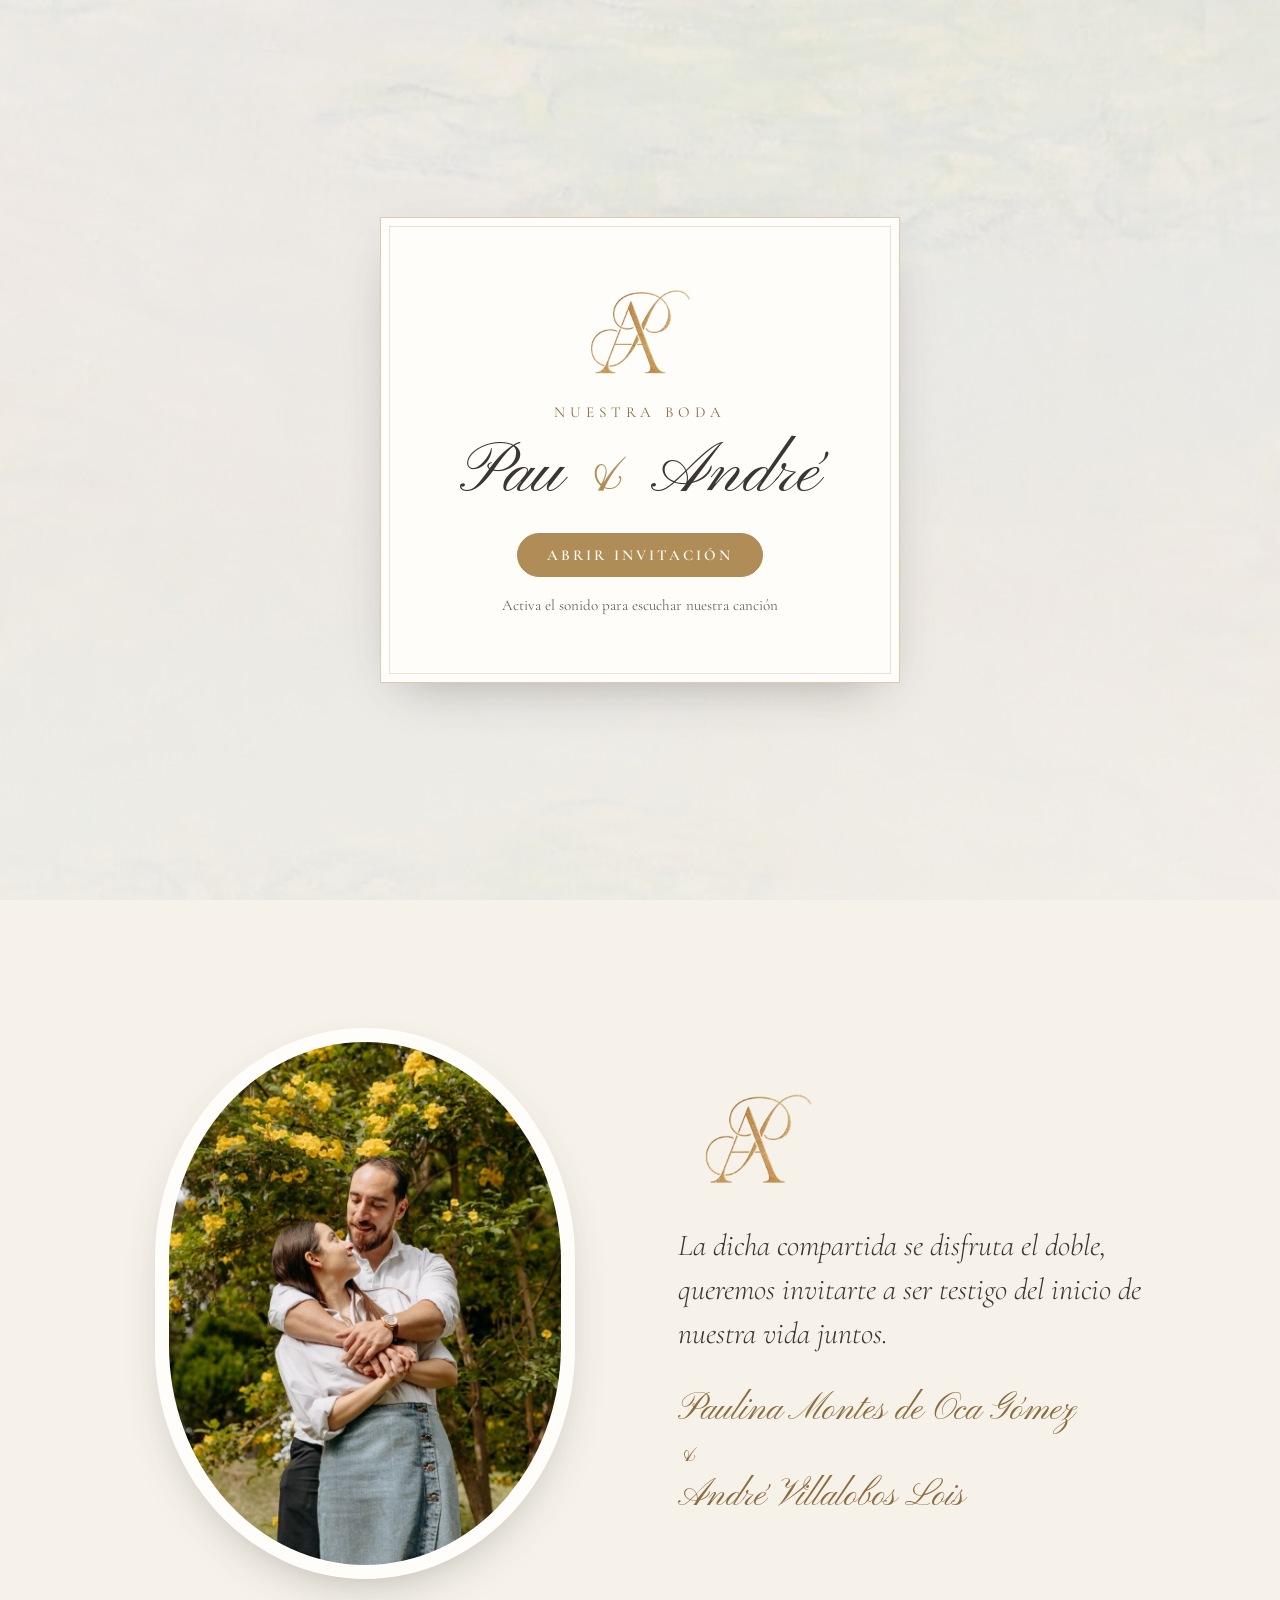
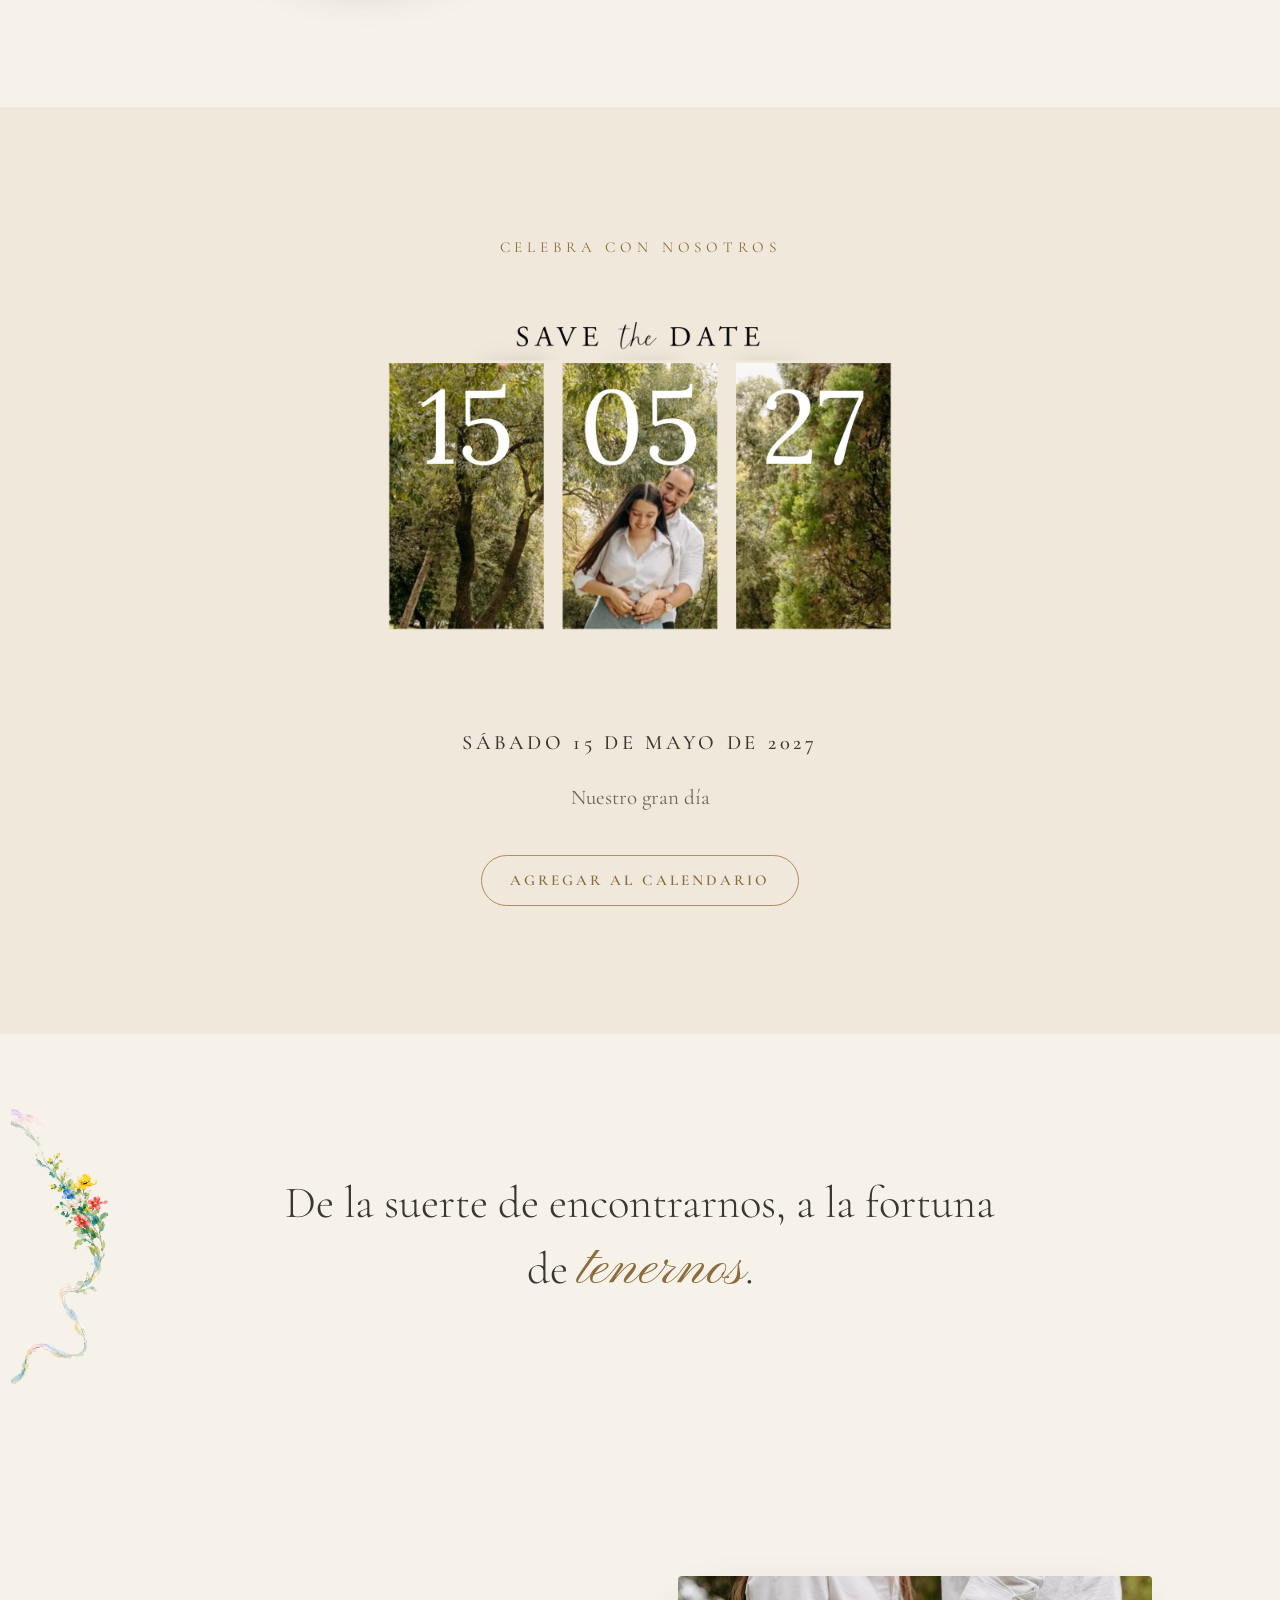
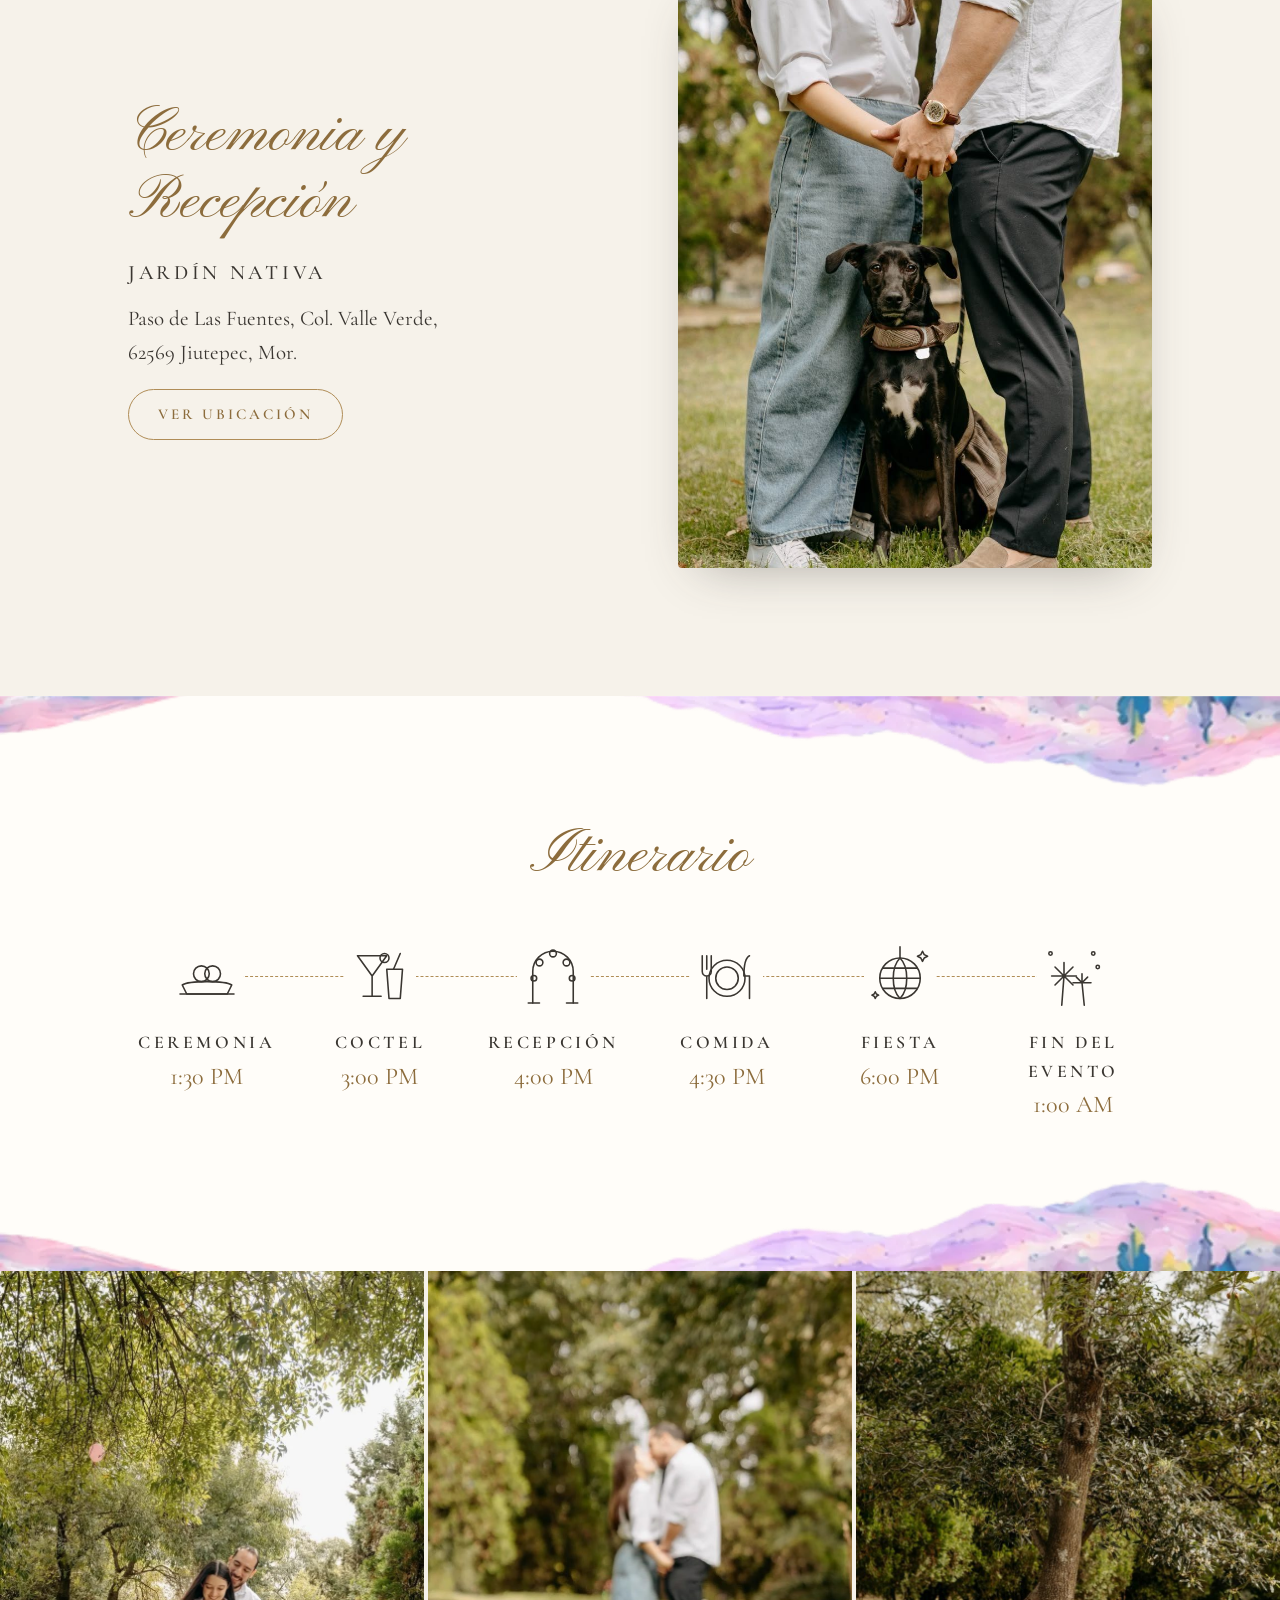
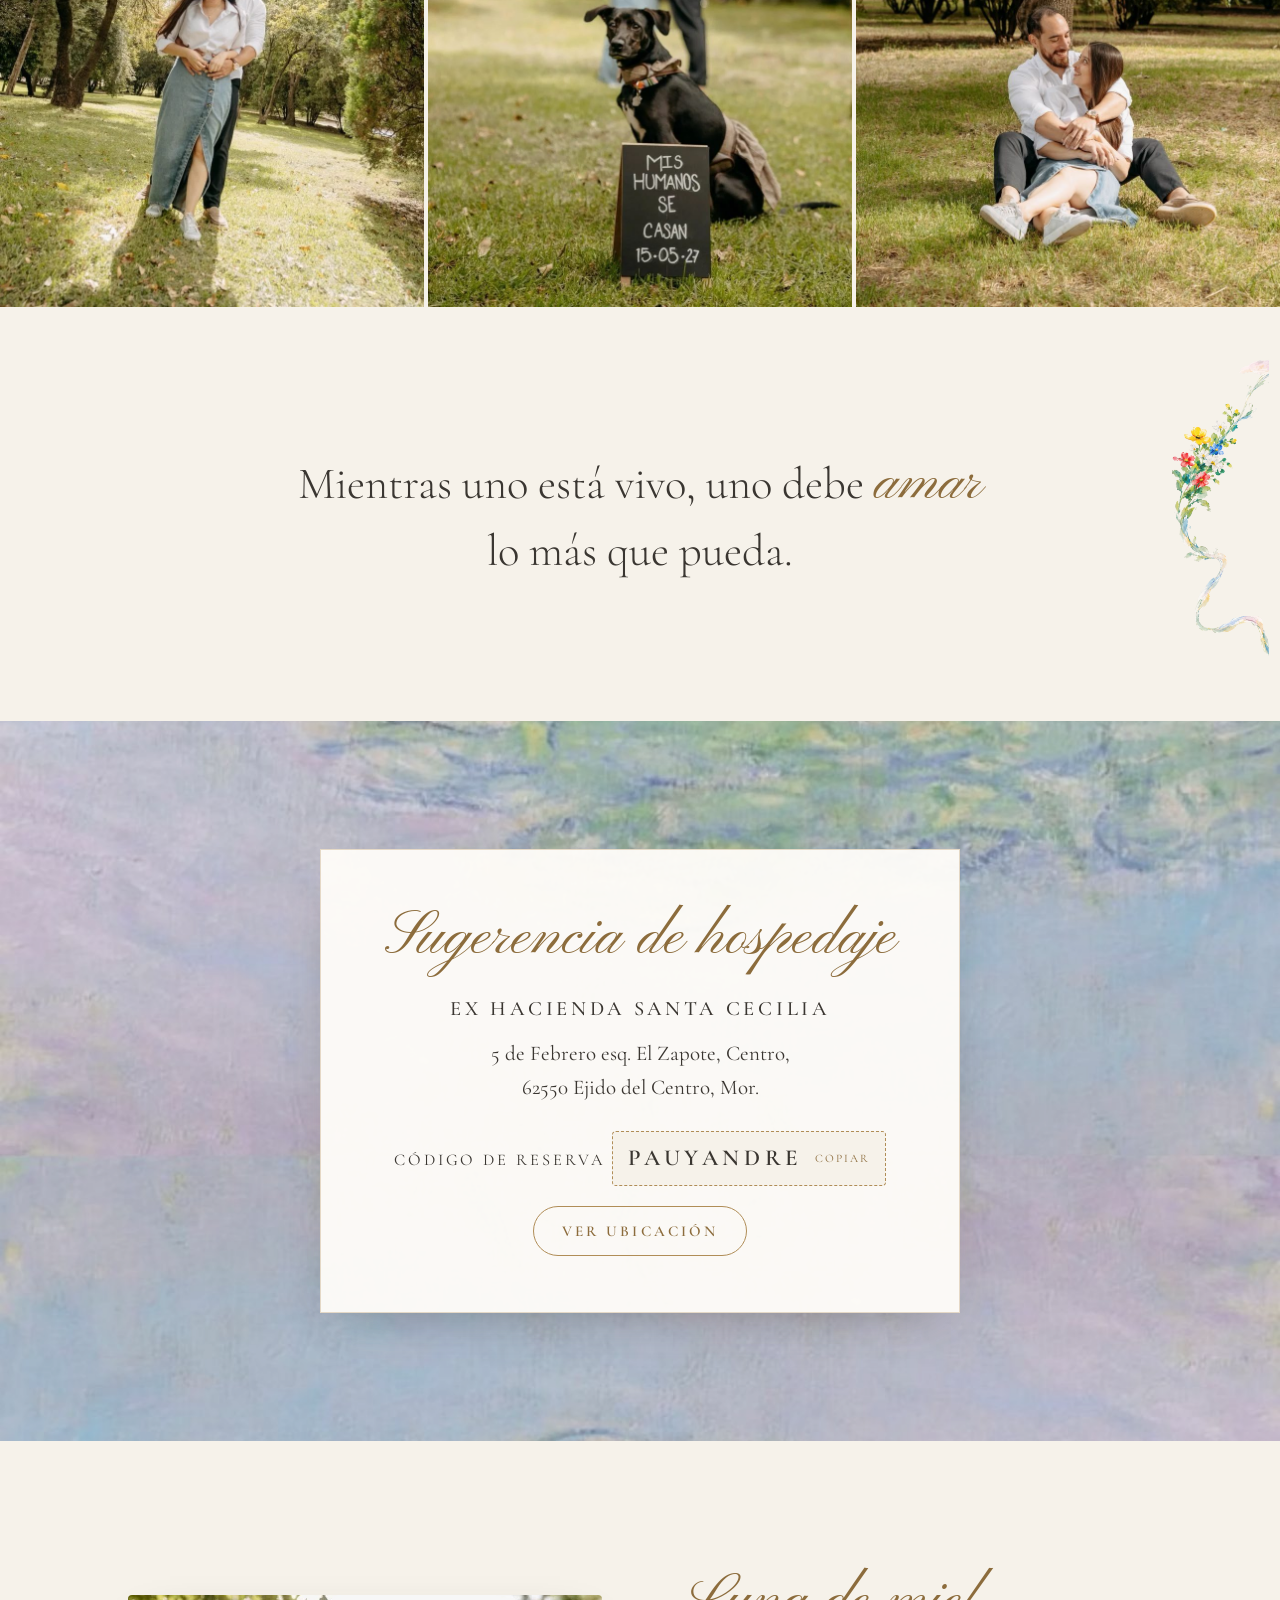
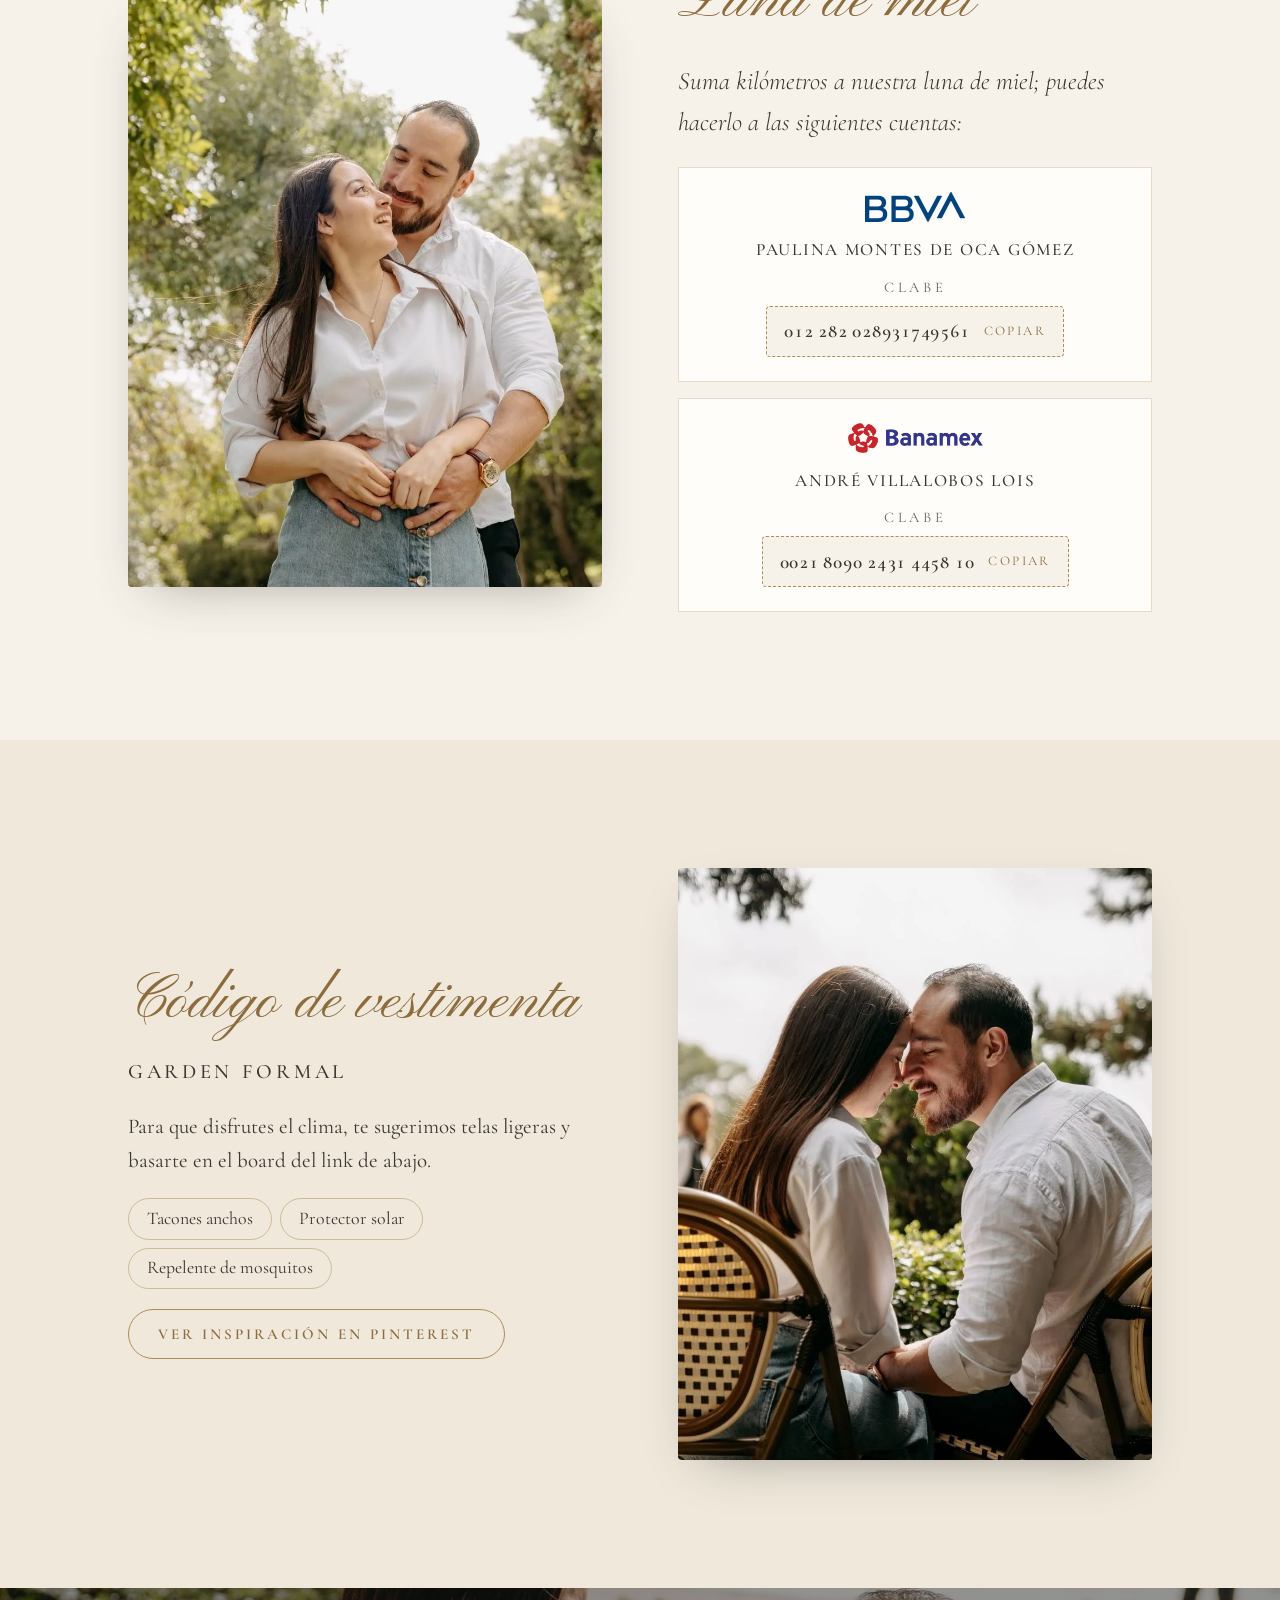
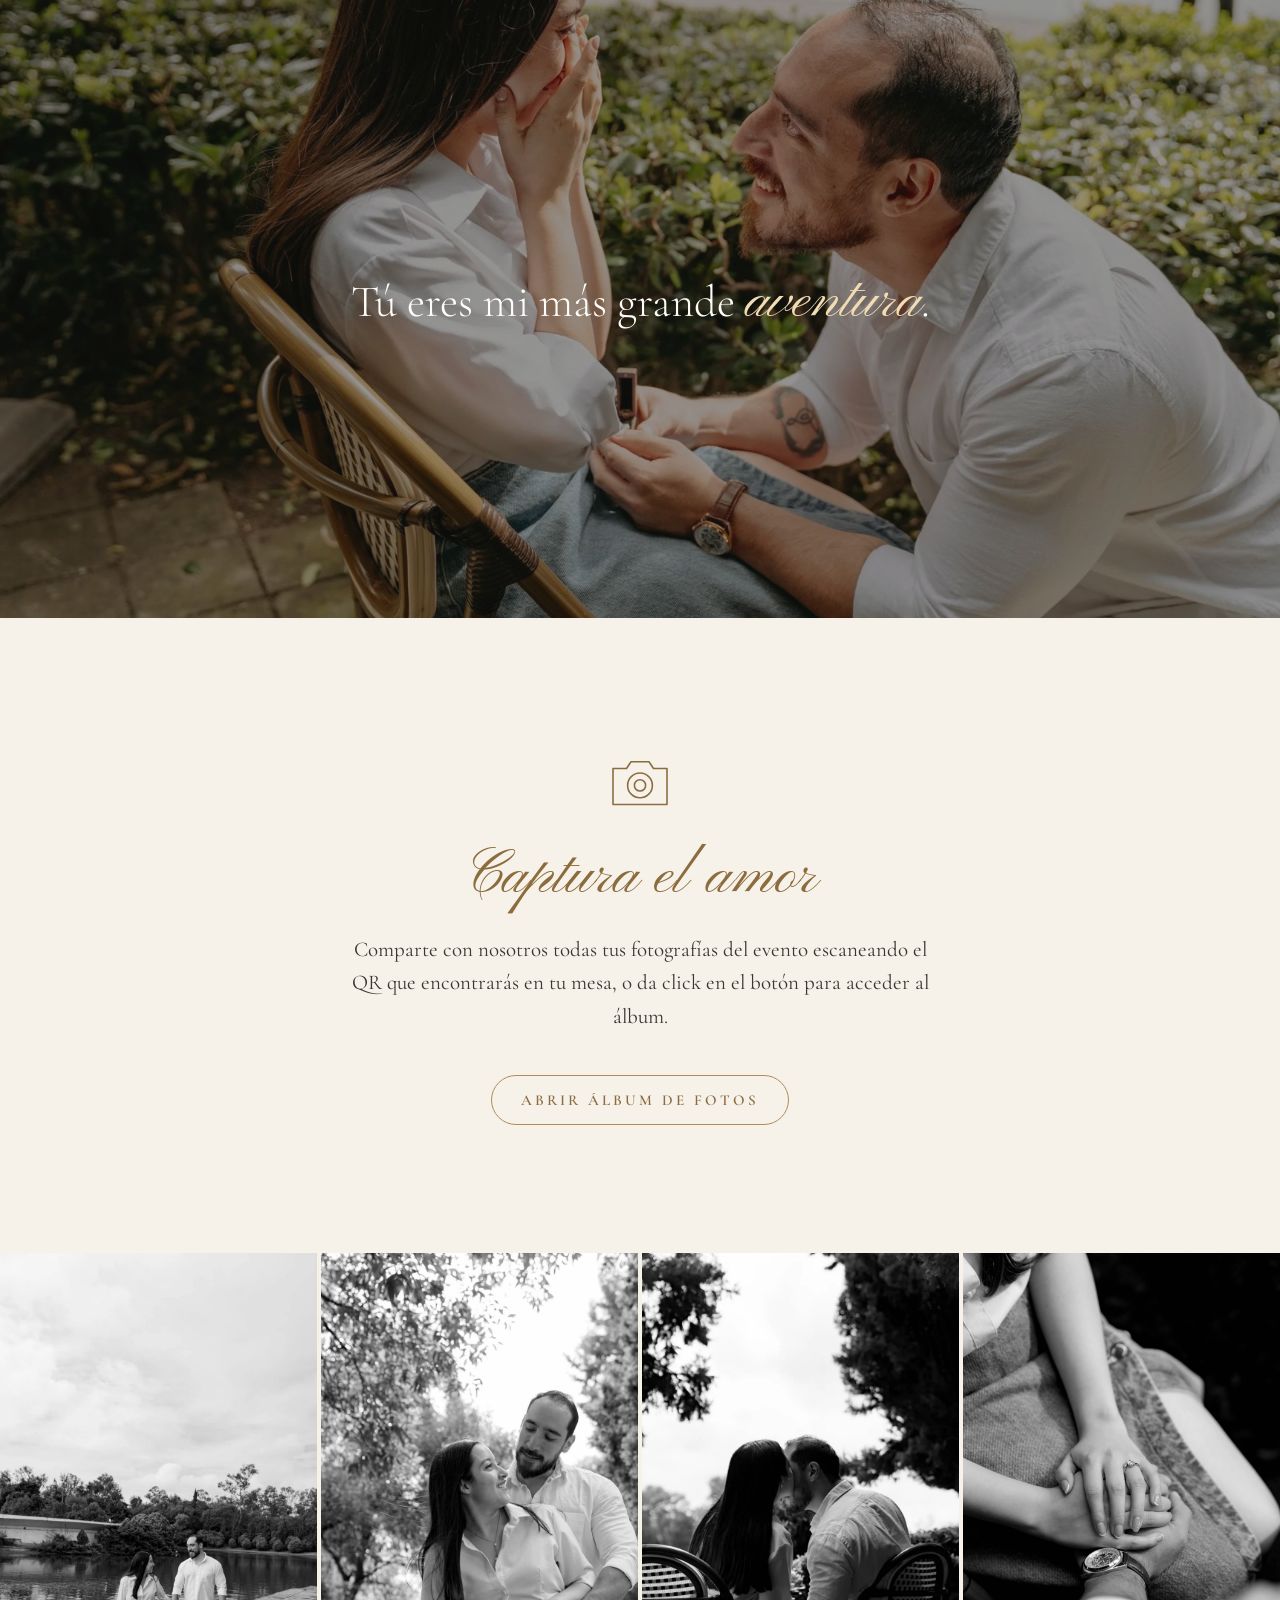
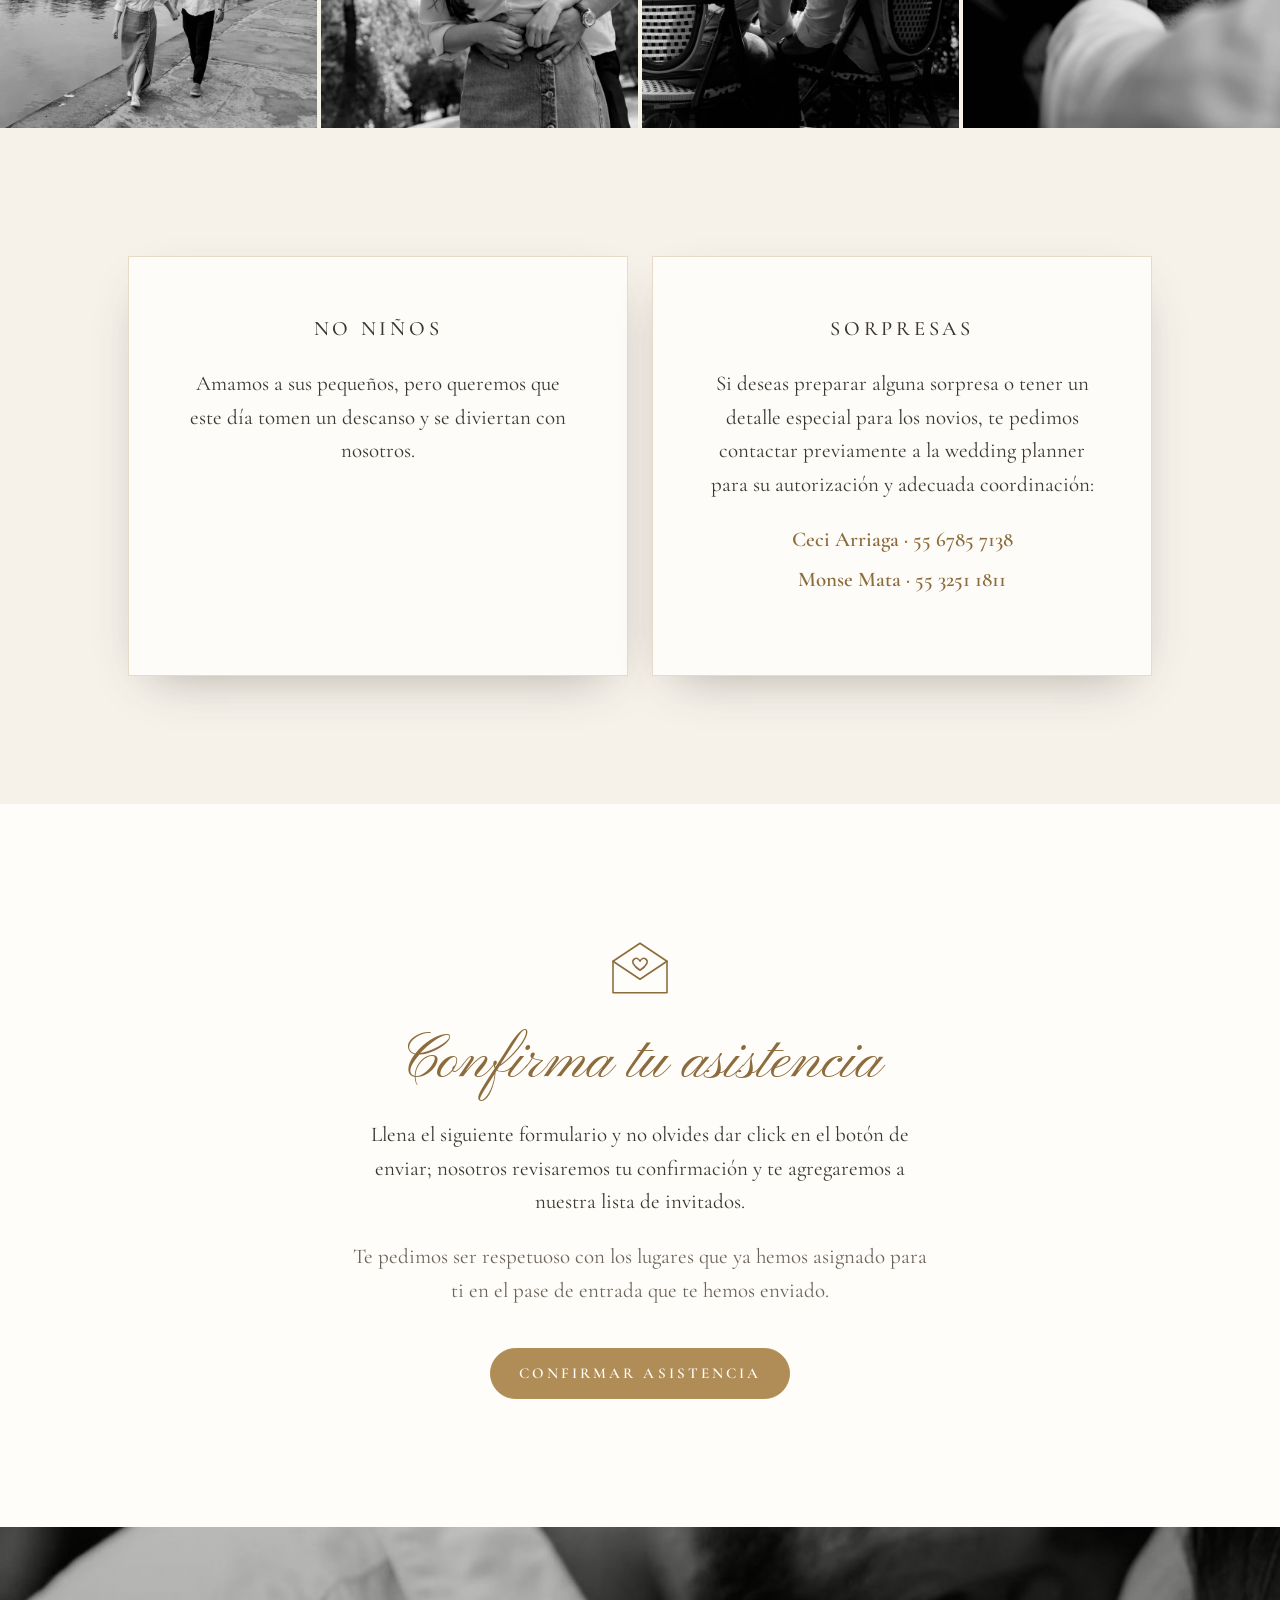
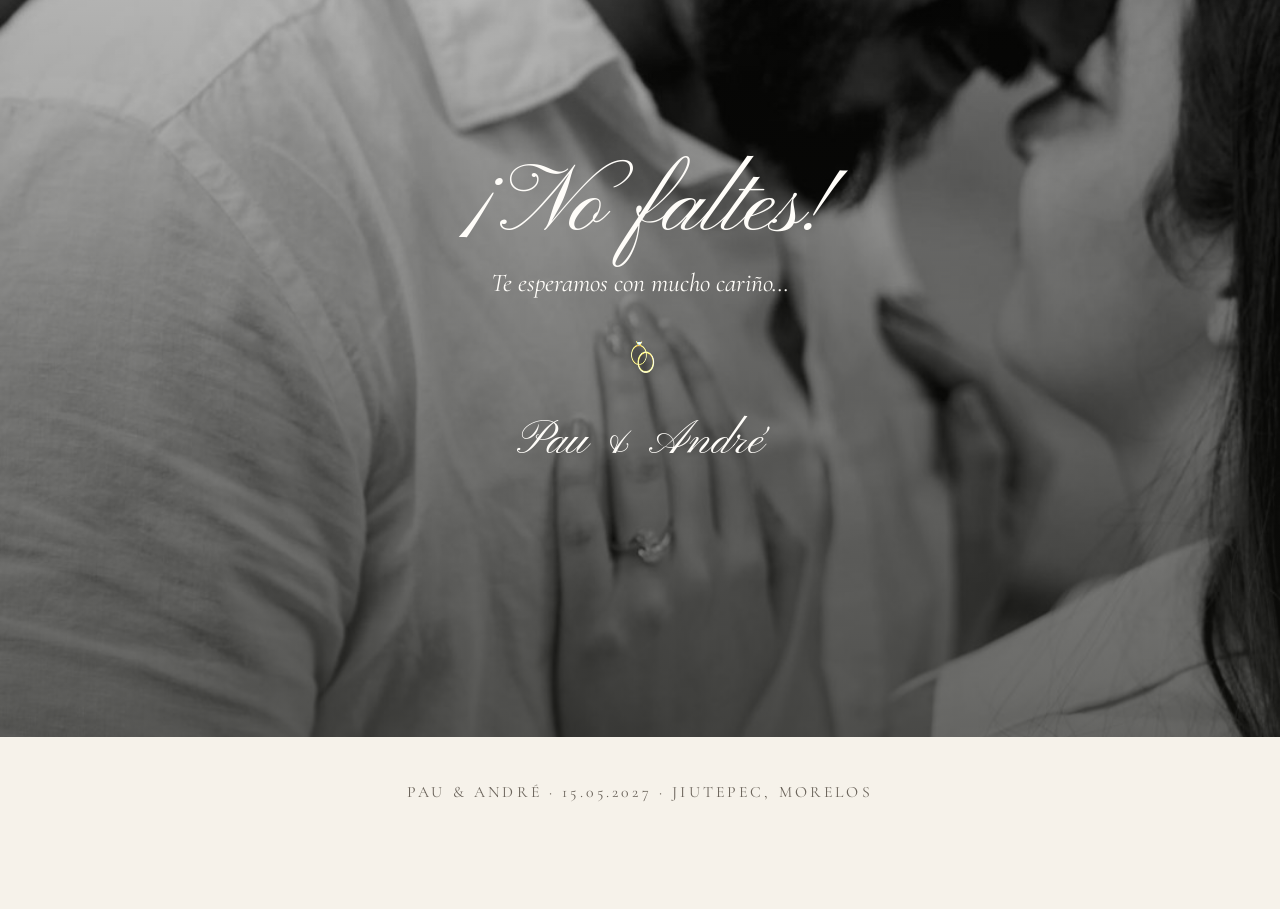
<file: index.html>
<!doctype html>
<html lang="es">
<head>
  <meta charset="utf-8">
  <meta name="viewport" content="width=device-width, initial-scale=1, viewport-fit=cover">
  <title>Pau &amp; André · 15 de mayo de 2027</title>
  <meta name="description" content="Paulina Montes y André Villalobos se casan el sábado 15 de mayo de 2027 en Jardín Nativa, Jiutepec, Morelos. ¡Celebra con nosotros!">
  <meta name="theme-color" content="#f6f2ea">
  <meta property="og:type" content="website">
  <meta property="og:title" content="Pau &amp; André · Nuestra boda">
  <meta property="og:description" content="Sábado 15 de mayo de 2027 · Jardín Nativa, Jiutepec, Morelos">
  <meta property="og:url" content="https://www.bodapauandre.app/">
  <meta property="og:image" content="https://www.bodapauandre.app/assets/img/og.jpg">
  <meta property="og:image:width" content="1200">
  <meta property="og:image:height" content="630">
  <link rel="canonical" href="https://www.bodapauandre.app/">
  <meta name="twitter:card" content="summary_large_image">
  <link rel="icon" href="/assets/img/monograma.webp" type="image/webp">
  <link rel="preconnect" href="https://fonts.googleapis.com">
  <link rel="preconnect" href="https://fonts.gstatic.com" crossorigin>
  <link href="https://fonts.googleapis.com/css2?family=Cormorant+Garamond:ital,wght@0,300;0,400;0,500;0,600;1,300;1,400&family=Pinyon+Script&display=swap" rel="stylesheet">
  <link rel="stylesheet" href="/assets/css/styles.css">
</head>
<body>

  <!-- ============ SOBRE / PORTADA ============ -->
  <div class="envelope" id="envelope" role="dialog" aria-label="Abrir invitación">
    <div class="envelope__inner">
      <img class="envelope__mono" src="/assets/img/monograma.webp" alt="Monograma A y P" width="300" height="202">
      <p class="eyebrow">Nuestra boda</p>
      <h1 class="script envelope__names">Pau <span>&amp;</span> André</h1>
      <p class="envelope__guest" id="envelopeGuest" hidden></p>
      <button class="btn btn--solid" id="openInvite" type="button">Abrir invitación</button>
      <p class="envelope__hint">Activa el sonido para escuchar nuestra canción</p>
    </div>
  </div>

  <!-- Botón de música -->
  <button class="music" id="musicBtn" type="button" aria-label="Reproducir música" aria-pressed="false" hidden>
    <svg viewBox="0 0 24 24" aria-hidden="true"><path d="M9 18V5l12-2v13"/><circle cx="6" cy="18" r="3"/><circle cx="18" cy="16" r="3"/></svg>
  </button>
  <audio id="song" src="/assets/audio/cancion.mp3" preload="none" loop></audio>

  <!-- Navegación (escritorio) -->
  <nav class="nav" id="nav" aria-label="Secciones">
    <a class="nav__brand script" href="#inicio">P &amp; A</a>
    <ul class="nav__links">
      <li><a href="#evento">Evento</a></li>
      <li><a href="#itinerario">Itinerario</a></li>
      <li><a href="#hospedaje">Hospedaje</a></li>
      <li><a href="#regalos">Regalos</a></li>
      <li><a href="#vestimenta">Vestimenta</a></li>
      <li><a href="#rsvp" class="nav__cta">Confirmar</a></li>
    </ul>
  </nav>

  <main>
    <!-- ============ HERO ============ -->
    <header class="hero" id="inicio">
      <picture class="hero__bg">
        <img src="/assets/img/foto-01.jpg" alt="Pau y André sentados en una banca en el parque" fetchpriority="high">
      </picture>
      <div class="hero__content">
        <p class="eyebrow eyebrow--light">Nuestra boda</p>
        <h2 class="script hero__names">Pau <span>&amp;</span> André</h2>
        <p class="hero__date">Sábado · 15 · Mayo · 2027</p>
        <div class="countdown" id="countdown" aria-live="polite">
          <div><strong data-cd="d">000</strong><span>Días</span></div>
          <div><strong data-cd="h">00</strong><span>Horas</span></div>
          <div><strong data-cd="m">00</strong><span>Minutos</span></div>
          <div><strong data-cd="s">00</strong><span>Segundos</span></div>
        </div>
      </div>
      <a class="hero__scroll" href="#bienvenida" aria-label="Bajar"><span></span></a>
    </header>

    <!-- ============ PASE PERSONALIZADO ============ -->
    <section class="pass reveal" id="pase" hidden>
      <div class="pass__card">
        <p class="eyebrow">Pase de entrada</p>
        <p class="pass__name" id="passName"></p>
        <p class="pass__seats"><span id="passSeats"></span></p>
        <p class="pass__note">Te pedimos ser respetuoso con los lugares que hemos asignado para ti.</p>
      </div>
    </section>

    <!-- ============ BIENVENIDA ============ -->
    <section class="section welcome" id="bienvenida">
      <div class="container split">
        <figure class="frame reveal">
          <img src="/assets/img/foto-10.jpg" alt="Pau y André abrazados sonriendo" loading="lazy">
        </figure>
        <div class="welcome__text reveal">
          <img class="mono" src="/assets/img/monograma.webp" alt="" width="220" height="148" loading="lazy">
          <p class="lead">La dicha compartida se disfruta el doble, queremos invitarte a ser testigo del inicio de nuestra vida juntos.</p>
          <p class="parents script">Paulina Montes de Oca Gómez <span>&amp;</span> André Villalobos Lois</p>
        </div>
      </div>
    </section>

    <!-- ============ SAVE THE DATE ============ -->
    <section class="section savedate">
      <div class="container narrow reveal">
        <p class="eyebrow">Celebra con nosotros</p>
        <img class="savedate__img" src="/assets/img/save-the-date.webp" alt="Save the date: 15 · 05 · 27" loading="lazy">
        <h3 class="title">Sábado 15 de mayo de 2027</h3>
        <p class="muted">Nuestro gran día</p>
        <a class="btn" id="addToCal" href="#" download="boda-pau-andre.ics">Agregar al calendario</a>
      </div>
    </section>

    <!-- Frase 1 -->
    <section class="quote reveal">
      <img class="quote__deco" src="/assets/img/acuarela-flores-1.webp" alt="" loading="lazy">
      <blockquote>De la suerte de encontrarnos, a la fortuna de <em>tenernos</em>.</blockquote>
    </section>

    <!-- ============ CEREMONIA Y RECEPCIÓN ============ -->
    <section class="section venue" id="evento">
      <div class="container split split--reverse">
        <figure class="photo reveal">
          <img src="/assets/img/foto-05.jpg" alt="Pau y André tomados de la mano con su perrita" loading="lazy">
        </figure>
        <div class="venue__text reveal">
          <h2 class="section-title script">Ceremonia y Recepción</h2>
          <h3 class="title">Jardín Nativa</h3>
          <address>Paso de Las Fuentes, Col. Valle Verde,<br>62569 Jiutepec, Mor.</address>
          <a class="btn" href="https://maps.app.goo.gl/285JMPF5CcxviSnE8" target="_blank" rel="noopener">Ver ubicación</a>
        </div>
      </div>
    </section>

    <!-- ============ ITINERARIO ============ -->
    <section class="section itinerary" id="itinerario">
      <div class="container">
        <h2 class="section-title script reveal">Itinerario</h2>
        <ol class="timeline">
          <li class="reveal">
            <svg viewBox="0 0 64 64" aria-hidden="true"><path d="M10 40c6-4 38-4 44 0l-4 8H14z"/><circle cx="27" cy="30" r="7"/><circle cx="37" cy="30" r="7"/><path d="M8 48h48"/></svg>
            <h3>Ceremonia</h3><time>1:30 PM</time>
          </li>
          <li class="reveal">
            <svg viewBox="0 0 64 64" aria-hidden="true"><path d="M12 14h26L25 32zM25 32v18M17 50h16"/><path d="M38 26h14l-2 26H40z"/><path d="M44 26l6-14"/><circle cx="36" cy="16" r="4"/></svg>
            <h3>Coctel</h3><time>3:00 PM</time>
          </li>
          <li class="reveal">
            <svg viewBox="0 0 64 64" aria-hidden="true"><path d="M14 56V28a18 18 0 0 1 36 0v28"/><path d="M10 56h10M44 56h10"/><circle cx="20" cy="20" r="3"/><circle cx="32" cy="12" r="3"/><circle cx="44" cy="20" r="3"/><circle cx="15" cy="34" r="2.5"/><circle cx="49" cy="34" r="2.5"/></svg>
            <h3>Recepción</h3><time>4:00 PM</time>
          </li>
          <li class="reveal">
            <svg viewBox="0 0 64 64" aria-hidden="true"><circle cx="32" cy="34" r="16"/><circle cx="32" cy="34" r="10"/><path d="M10 14v14a4 4 0 0 0 4 4v20M14 14v12M18 14v14a4 4 0 0 1-4 4"/><path d="M52 14c-4 2-5 10-5 18h5v20"/></svg>
            <h3>Comida</h3><time>4:30 PM</time>
          </li>
          <li class="reveal">
            <svg viewBox="0 0 64 64" aria-hidden="true"><path d="M32 6v10"/><circle cx="32" cy="34" r="18"/><path d="M14 34h36M32 16c-8 8-8 28 0 36M32 16c8 8 8 28 0 36M17 25h30M17 43h30"/><path d="M52 10l1.5 3 3 1.5-3 1.5L52 19l-1.5-3-3-1.5 3-1.5zM10 46l1 2 2 1-2 1-1 2-1-2-2-1 2-1z"/></svg>
            <h3>Fiesta</h3><time>6:00 PM</time>
          </li>
          <li class="reveal">
            <svg viewBox="0 0 64 64" aria-hidden="true"><path d="M22 58l2-26M42 58l-2-20"/><path d="M24 32l-8-8M24 32l0-12M24 32l8-8M24 32l-11 0M24 32l11 0M24 32l-8 8M24 32l8 8"/><path d="M40 38l-5-5M40 38v-8M40 38l5-5M40 38h-8M40 38h8"/><circle cx="50" cy="12" r="1.5"/><circle cx="12" cy="12" r="1.5"/><circle cx="54" cy="24" r="1.5"/></svg>
            <h3>Fin del evento</h3><time>1:00 AM</time>
          </li>
        </ol>
      </div>
    </section>

    <!-- Galería 1 -->
    <section class="gallery">
      <div class="gallery__grid">
        <img src="/assets/img/foto-11.jpg" alt="Pau y André caminando en el parque" loading="lazy">
        <img src="/assets/img/foto-04.jpg" alt="Pau y André con su perrita y un letrero" loading="lazy">
        <img src="/assets/img/foto-03.jpg" alt="Pau y André sentados en el pasto" loading="lazy">
      </div>
    </section>

    <!-- Frase 2 -->
    <section class="quote reveal">
      <img class="quote__deco quote__deco--right" src="/assets/img/acuarela-flores-2.webp" alt="" loading="lazy">
      <blockquote>Mientras uno está vivo, uno debe <em>amar</em> lo más que pueda.</blockquote>
    </section>

    <!-- ============ HOSPEDAJE ============ -->
    <section class="section lodging" id="hospedaje">
      <div class="lodging__bg" aria-hidden="true"></div>
      <div class="container">
        <div class="card reveal">
          <h2 class="section-title script">Sugerencia de hospedaje</h2>
          <h3 class="title">Ex Hacienda Santa Cecilia</h3>
          <address>5 de Febrero esq. El Zapote, Centro,<br>62550 Ejido del Centro, Mor.</address>
          <p class="code">Código de reserva
            <button type="button" class="copy" data-copy="PAUYANDRE"><strong>PAUYANDRE</strong><span>Copiar</span></button>
          </p>
          <a class="btn" href="https://maps.app.goo.gl/zK9L6A62GYA1T9um6" target="_blank" rel="noopener">Ver ubicación</a>
        </div>
      </div>
    </section>

    <!-- ============ LUNA DE MIEL ============ -->
    <section class="section gifts" id="regalos">
      <div class="container split">
        <figure class="photo reveal">
          <img src="/assets/img/foto-12.jpg" alt="Pau y André abrazados" loading="lazy">
        </figure>
        <div class="reveal">
          <h2 class="section-title script">Luna de miel</h2>
          <p class="lead">Suma kilómetros a nuestra luna de miel; puedes hacerlo a las siguientes cuentas:</p>
          <div class="accounts">
            <div class="account">
              <img src="/assets/img/bbva.png" alt="BBVA" width="120" height="36" loading="lazy">
              <p class="account__name">Paulina Montes de Oca Gómez</p>
              <p class="account__label">CLABE</p>
              <button type="button" class="copy" data-copy="012282028931749561"><strong>012 282 028931749561</strong><span>Copiar</span></button>
            </div>
            <div class="account">
              <img src="/assets/img/banamex.png" alt="Banamex" width="140" height="36" loading="lazy">
              <p class="account__name">André Villalobos Lois</p>
              <p class="account__label">CLABE</p>
              <button type="button" class="copy" data-copy="002180902431445810"><strong>0021 8090 2431 4458 10</strong><span>Copiar</span></button>
            </div>
          </div>
        </div>
      </div>
    </section>

    <!-- ============ VESTIMENTA ============ -->
    <section class="section dress" id="vestimenta">
      <div class="container split split--reverse">
        <figure class="photo reveal">
          <img src="/assets/img/foto-13.jpg" alt="Pau y André sentados en una terraza" loading="lazy">
        </figure>
        <div class="reveal">
          <h2 class="section-title script">Código de vestimenta</h2>
          <h3 class="title">Garden Formal</h3>
          <p>Para que disfrutes el clima, te sugerimos telas ligeras y basarte en el board del link de abajo.</p>
          <ul class="tips">
            <li>Tacones anchos</li>
            <li>Protector solar</li>
            <li>Repelente de mosquitos</li>
          </ul>
          <a class="btn" href="https://pin.it/Ylmf53UsV" target="_blank" rel="noopener">Ver inspiración en Pinterest</a>
        </div>
      </div>
    </section>

    <!-- Frase 3 -->
    <section class="quote quote--photo reveal">
      <img class="quote__photo" src="/assets/img/foto-14.jpg" alt="" loading="lazy">
      <blockquote>Tú eres mi más grande <em>aventura</em>.</blockquote>
    </section>

    <!-- ============ CAPTURA EL AMOR ============ -->
    <section class="section photos-cta">
      <div class="container narrow reveal">
        <svg class="icon-lg" viewBox="0 0 64 64" aria-hidden="true"><path d="M8 20h12l4-6h16l4 6h12v32H8z"/><circle cx="32" cy="35" r="11"/><circle cx="32" cy="35" r="5"/></svg>
        <h2 class="section-title script">Captura el amor</h2>
        <p>Comparte con nosotros todas tus fotografías del evento escaneando el QR que encontrarás en tu mesa, o da click en el botón para acceder al álbum.</p>
        <a class="btn" href="https://photos.app.goo.gl/8jzvY53wfVF9mnrS9" target="_blank" rel="noopener">Abrir álbum de fotos</a>
      </div>
    </section>

    <!-- Galería 2 -->
    <section class="gallery gallery--bw">
      <div class="gallery__grid">
        <img src="/assets/img/foto-15.jpg" alt="Pau y André caminando junto al lago" loading="lazy">
        <img src="/assets/img/foto-06.jpg" alt="Pau y André abrazados en blanco y negro" loading="lazy">
        <img src="/assets/img/foto-07.jpg" alt="Pau y André en una terraza" loading="lazy">
        <img src="/assets/img/foto-08.jpg" alt="Manos de Pau y André con el anillo de compromiso" loading="lazy">
      </div>
    </section>

    <!-- ============ NO NIÑOS / SORPRESAS ============ -->
    <section class="section notes">
      <div class="container two-cards">
        <div class="card reveal">
          <h3 class="title">No niños</h3>
          <p>Amamos a sus pequeños, pero queremos que este día tomen un descanso y se diviertan con nosotros.</p>
        </div>
        <div class="card reveal">
          <h3 class="title">Sorpresas</h3>
          <p>Si deseas preparar alguna sorpresa o tener un detalle especial para los novios, te pedimos contactar previamente a la wedding planner para su autorización y adecuada coordinación:</p>
          <p class="contacts">
            <a href="https://wa.me/525567857138" target="_blank" rel="noopener">Ceci Arriaga · 55 6785 7138</a>
            <a href="https://wa.me/525532511811" target="_blank" rel="noopener">Monse Mata · 55 3251 1811</a>
          </p>
        </div>
      </div>
    </section>

    <!-- ============ RSVP ============ -->
    <section class="section rsvp" id="rsvp">
      <div class="container narrow reveal">
        <svg class="icon-lg" viewBox="0 0 64 64" aria-hidden="true"><path d="M8 26l24-16 24 16v28H8z"/><path d="M8 26l24 16 24-16"/><path d="M32 34c-6-4-8-8-5-10 2-1.5 4 0 5 2 1-2 3-3.5 5-2 3 2 1 6-5 10z"/></svg>
        <h2 class="section-title script">Confirma tu asistencia</h2>
        <p>Llena el siguiente formulario y no olvides dar click en el botón de enviar; nosotros revisaremos tu confirmación y te agregaremos a nuestra lista de invitados.</p>
        <p class="muted">Te pedimos ser respetuoso con los lugares que ya hemos asignado para ti en el pase de entrada que te hemos enviado.</p>
        <a class="btn btn--solid" href="https://docs.google.com/forms/d/e/1FAIpQLScoDCWzVWqa5dMUo03wMaBGmhUlqXj5Xe5tgddKsEz8fuZKuQ/viewform" target="_blank" rel="noopener">Confirmar asistencia</a>
      </div>
    </section>

    <!-- ============ CIERRE ============ -->
    <section class="closing">
      <img class="closing__bg" src="/assets/img/foto-09.jpg" alt="">
      <div class="closing__content reveal">
        <h2 class="script">¡No faltes!</h2>
        <p>Te esperamos con mucho cariño…</p>
        <img src="/assets/img/anillos.png" alt="" width="180" height="60" loading="lazy">
        <p class="script closing__names">Pau &amp; André</p>
      </div>
    </section>
  </main>

  <footer class="footer">
    <p>Pau &amp; André · 15.05.2027 · Jiutepec, Morelos</p>
  </footer>

  <div class="toast" id="toast" role="status" aria-live="polite"></div>
  <script src="/assets/js/main.js" defer></script>
</body>
</html>
</file>
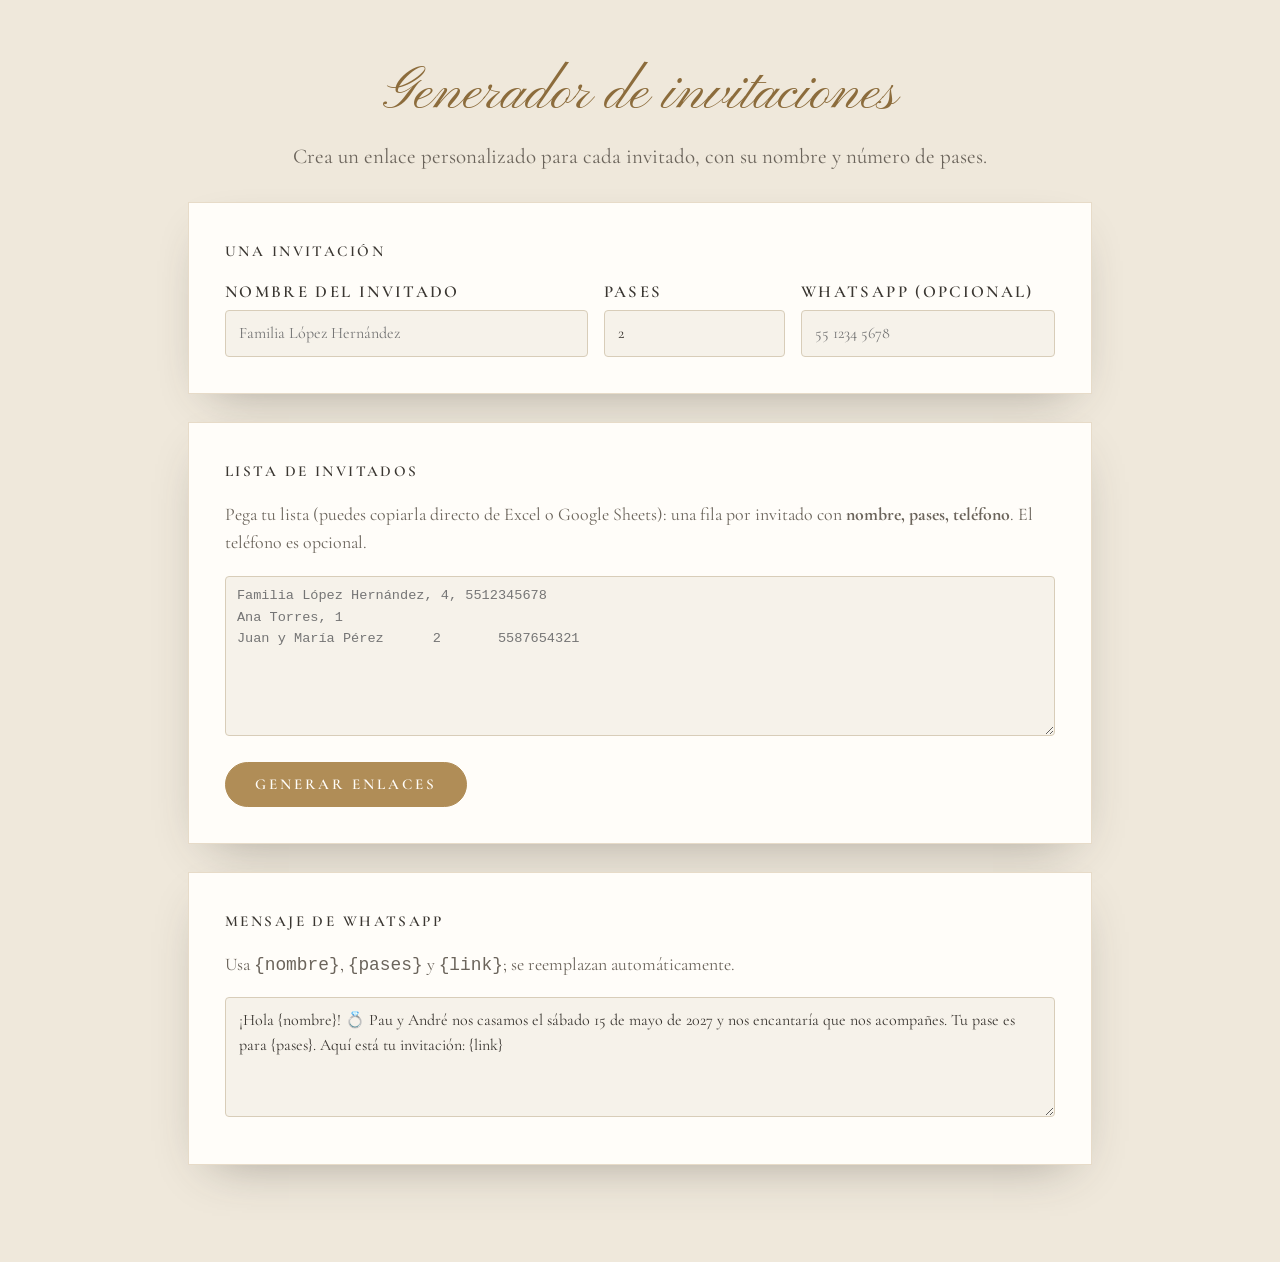
<file: generador.html>
<!doctype html>
<html lang="es">
<head>
  <meta charset="utf-8">
  <meta name="viewport" content="width=device-width, initial-scale=1">
  <title>Generador de invitaciones · Pau &amp; André</title>
  <meta name="robots" content="noindex, nofollow">
  <link rel="icon" href="/assets/img/monograma.webp" type="image/webp">
  <link rel="preconnect" href="https://fonts.googleapis.com">
  <link rel="preconnect" href="https://fonts.gstatic.com" crossorigin>
  <link href="https://fonts.googleapis.com/css2?family=Cormorant+Garamond:ital,wght@0,400;0,500;0,600;1,400&family=Pinyon+Script&display=swap" rel="stylesheet">
  <link rel="stylesheet" href="/assets/css/styles.css">
  <style>
    body { background: var(--paper-2); }
    .gen { max-width: 1000px; margin: 0 auto; padding: 48px var(--gutter) 96px; }
    .gen h1 { font-family: var(--script); font-weight: 400; font-size: clamp(2.6rem, 6vw, 3.6rem); color: var(--gold-dark); margin: 0; text-align: center; }
    .gen > p { text-align: center; color: var(--ink-soft); margin-top: 0; }
    .panel { background: var(--white); border: 1px solid rgba(176,141,87,.3); padding: clamp(20px, 4vw, 36px); margin-top: 28px; box-shadow: var(--shadow); }
    .panel h2 { margin: 0 0 1rem; font-weight: 600; text-transform: uppercase; letter-spacing: .16em; font-size: .95rem; }
    label { display: block; font-size: .8em; text-transform: uppercase; letter-spacing: .14em; font-weight: 600; margin-bottom: 4px; }
    input, textarea, select {
      width: 100%; font: inherit; font-size: 1rem; padding: .6em .8em; color: var(--ink);
      border: 1px solid #d8cdb9; border-radius: var(--radius); background: var(--paper);
    }
    textarea { min-height: 160px; font-family: ui-monospace, Menlo, monospace; font-size: .85rem; }
    .row { display: grid; gap: 16px; grid-template-columns: 1fr; }
    @media (min-width: 720px) { .row { grid-template-columns: 2fr 1fr 1.4fr; } }
    .out { margin-top: 16px; display: flex; flex-wrap: wrap; gap: 8px; align-items: center; }
    .out code { flex: 1 1 100%; word-break: break-all; background: var(--paper); padding: .6em .8em; border-radius: var(--radius); font-size: .85rem; }
    .out .btn { margin-top: 0; }
    .hint { font-size: .85em; color: var(--ink-soft); }
    table { width: 100%; border-collapse: collapse; margin-top: 16px; font-size: .9rem; }
    th, td { text-align: left; padding: 8px 6px; border-bottom: 1px solid #e6dccb; vertical-align: middle; }
    th { font-size: .72rem; text-transform: uppercase; letter-spacing: .14em; }
    td .btn { margin: 2px; padding: .5em 1em; }
    .table-wrap { overflow-x: auto; }
  </style>
</head>
<body>
  <main class="gen">
    <h1>Generador de invitaciones</h1>
    <p>Crea un enlace personalizado para cada invitado, con su nombre y número de pases.</p>

    <section class="panel">
      <h2>Una invitación</h2>
      <div class="row">
        <div><label for="gName">Nombre del invitado</label><input id="gName" placeholder="Familia López Hernández" autocomplete="off"></div>
        <div><label for="gSeats">Pases</label><input id="gSeats" type="number" min="1" max="20" value="2"></div>
        <div><label for="gPhone">WhatsApp (opcional)</label><input id="gPhone" inputmode="tel" placeholder="55 1234 5678"></div>
      </div>
      <div class="out" id="single" hidden>
        <code id="singleLink"></code>
        <button class="btn" type="button" id="singleCopy">Copiar enlace</button>
        <a class="btn btn--solid" id="singleWa" target="_blank" rel="noopener">Enviar por WhatsApp</a>
        <a class="btn" id="singleOpen" target="_blank" rel="noopener">Ver invitación</a>
      </div>
    </section>

    <section class="panel">
      <h2>Lista de invitados</h2>
      <p class="hint">Pega tu lista (puedes copiarla directo de Excel o Google Sheets): una fila por invitado con <strong>nombre, pases, teléfono</strong>. El teléfono es opcional.</p>
      <textarea id="bulk" placeholder="Familia López Hernández, 4, 5512345678&#10;Ana Torres, 1&#10;Juan y María Pérez	2	5587654321"></textarea>
      <div class="out">
        <button class="btn btn--solid" type="button" id="bulkGo">Generar enlaces</button>
        <button class="btn" type="button" id="bulkCsv" hidden>Descargar CSV</button>
      </div>
      <div class="table-wrap"><table id="bulkTable" hidden>
        <thead><tr><th>Invitado</th><th>Pases</th><th>Enlace</th><th></th></tr></thead>
        <tbody></tbody>
      </table></div>
    </section>

    <section class="panel">
      <h2>Mensaje de WhatsApp</h2>
      <p class="hint">Usa <code>{nombre}</code>, <code>{pases}</code> y <code>{link}</code>; se reemplazan automáticamente.</p>
      <textarea id="msg" style="min-height:120px;font-family:inherit;font-size:1rem">¡Hola {nombre}! 💍 Pau y André nos casamos el sábado 15 de mayo de 2027 y nos encantaría que nos acompañes. Tu pase es para {pases}. Aquí está tu invitación: {link}</textarea>
    </section>
  </main>

  <div class="toast" id="toast" role="status" aria-live="polite"></div>

  <script>
  (() => {
    const $ = s => document.querySelector(s);
    const base = location.origin + '/';

    const encode = (name, seats) => {
      const json = JSON.stringify({ n: name, p: seats });
      return btoa(unescape(encodeURIComponent(json))).replace(/\+/g, '-').replace(/\//g, '_').replace(/=+$/, '');
    };
    const linkFor = (name, seats) => `${base}?i=${encode(name, seats)}`;
    const seatsText = n => n === 1 ? '1 persona' : `${n} personas`;
    const cleanPhone = p => {
      let d = String(p || '').replace(/\D/g, '');
      if (d.length === 10) d = '52' + d;          // número mexicano a 10 dígitos
      return d;
    };
    const waFor = (name, seats, phone, link) => {
      const text = $('#msg').value
        .replaceAll('{nombre}', name).replaceAll('{pases}', seatsText(seats)).replaceAll('{link}', link);
      const p = cleanPhone(phone);
      return `https://wa.me/${p}?text=${encodeURIComponent(text)}`;
    };

    const toast = $('#toast'); let t;
    const show = m => { toast.textContent = m; toast.classList.add('is-visible'); clearTimeout(t); t = setTimeout(() => toast.classList.remove('is-visible'), 2000); };
    const copy = async s => { try { await navigator.clipboard.writeText(s); show('Enlace copiado'); } catch { prompt('Copia el enlace:', s); } };

    // --- individual
    function updateSingle() {
      const name = $('#gName').value.trim();
      const seats = Math.max(1, parseInt($('#gSeats').value, 10) || 1);
      if (!name) { $('#single').hidden = true; return; }
      const link = linkFor(name, seats);
      $('#singleLink').textContent = link;
      $('#singleOpen').href = link;
      $('#singleWa').href = waFor(name, seats, $('#gPhone').value, link);
      $('#single').hidden = false;
    }
    ['#gName', '#gSeats', '#gPhone', '#msg'].forEach(s => $(s).addEventListener('input', updateSingle));
    $('#singleCopy').addEventListener('click', () => copy($('#singleLink').textContent));

    // --- lista
    let rows = [];
    function parse(text) {
      return text.split(/\r?\n/).map(l => l.trim()).filter(Boolean).map(l => {
        const parts = l.split(/\t|,|;/).map(s => s.trim());
        const name = parts[0];
        const seats = Math.max(1, parseInt(parts[1], 10) || 1);
        const phone = parts[2] || '';
        return { name, seats, phone };
      }).filter(r => r.name && !/^nombre$/i.test(r.name));
    }
    function renderBulk() {
      rows = parse($('#bulk').value).map(r => ({ ...r, link: linkFor(r.name, r.seats) }));
      const tb = $('#bulkTable tbody'); tb.textContent = '';
      rows.forEach(r => {
        const tr = document.createElement('tr');
        const c = (txt) => { const td = document.createElement('td'); td.textContent = txt; tr.append(td); return td; };
        c(r.name); c(String(r.seats));
        const lt = document.createElement('td'); const a = document.createElement('a'); a.href = r.link; a.target = '_blank'; a.rel = 'noopener'; a.textContent = 'Ver'; lt.append(a); tr.append(lt);
        const act = document.createElement('td');
        const cb = document.createElement('button'); cb.type = 'button'; cb.className = 'btn'; cb.textContent = 'Copiar'; cb.onclick = () => copy(r.link);
        const wa = document.createElement('a'); wa.className = 'btn btn--solid'; wa.target = '_blank'; wa.rel = 'noopener'; wa.textContent = 'WhatsApp'; wa.href = waFor(r.name, r.seats, r.phone, r.link);
        act.append(cb, wa); tr.append(act);
        tb.append(tr);
      });
      $('#bulkTable').hidden = !rows.length;
      $('#bulkCsv').hidden = !rows.length;
      show(`${rows.length} invitaciones generadas`);
    }
    $('#bulkGo').addEventListener('click', renderBulk);
    $('#bulkCsv').addEventListener('click', () => {
      const esc = s => `"${String(s).replace(/"/g, '""')}"`;
      const csv = ['nombre,pases,telefono,enlace,whatsapp']
        .concat(rows.map(r => [r.name, r.seats, r.phone, r.link, waFor(r.name, r.seats, r.phone, r.link)].map(esc).join(',')))
        .join('\n');
      const a = document.createElement('a');
      a.href = URL.createObjectURL(new Blob(['﻿' + csv], { type: 'text/csv;charset=utf-8' }));
      a.download = 'invitaciones-pau-andre.csv'; a.click();
    });
  })();
  </script>
</body>
</html>
</file>
<file: assets/css/styles.css>
/* =========================================================
   Pau & André · 15.05.2027
   Paleta inspirada en los nenúfares de Monet del diseño original
   ========================================================= */
:root {
  --paper: #f6f2ea;
  --paper-2: #efe8db;
  --ink: #3a3631;
  --ink-soft: #6b645b;
  --gold: #b08d57;
  --gold-dark: #8c6c3c;
  --lilac: #b9a7cf;
  --water: #9fb4d4;
  --leaf: #6e8560;
  --white: #fffdf9;
  --radius: 4px;
  --shadow: 0 18px 50px -24px rgba(58, 54, 49, .45);
  --serif: "Cormorant Garamond", "Times New Roman", serif;
  --script: "Pinyon Script", cursive;
  --gutter: clamp(16px, 5vw, 48px);
}

*, *::before, *::after { box-sizing: border-box; }
html { scroll-behavior: smooth; -webkit-text-size-adjust: 100%; }
body {
  margin: 0;
  background: var(--paper);
  color: var(--ink);
  font-family: var(--serif);
  font-size: clamp(18px, 1.1vw + 12px, 21px);
  line-height: 1.6;
  font-weight: 400;
  overflow-x: hidden;
}
body.locked { overflow: hidden; }
img { max-width: 100%; display: block; }
a { color: inherit; }
address { font-style: normal; }
[hidden] { display: none !important; }

/* ---------- utilidades ---------- */
.container { width: min(1120px, 100%); margin: 0 auto; padding: 0 var(--gutter); }
.narrow { max-width: 680px; text-align: center; }
.section { padding: clamp(64px, 10vw, 128px) 0; position: relative; }
.script { font-family: var(--script); font-weight: 400; }
.eyebrow {
  text-transform: uppercase; letter-spacing: .32em; font-size: .72em;
  color: var(--gold-dark); margin: 0 0 .75rem;
}
.eyebrow--light { color: #f3e6cc; }
.section-title {
  font-size: clamp(2.6rem, 5vw, 3.8rem); line-height: 1.1;
  color: var(--gold-dark); margin: 0 0 1.25rem;
}
.title {
  font-weight: 500; text-transform: uppercase; letter-spacing: .18em;
  font-size: clamp(1.05rem, 1.6vw, 1.3rem); margin: 0 0 .75rem;
}
.lead { font-size: 1.2em; font-style: italic; font-weight: 300; }
.muted { color: var(--ink-soft); }

.btn {
  display: inline-block; margin-top: 1.25rem;
  padding: .8em 1.9em; border: 1px solid var(--gold); border-radius: 999px;
  text-decoration: none; text-transform: uppercase; letter-spacing: .2em; font-size: .72em;
  font-family: var(--serif); font-weight: 600; color: var(--gold-dark); background: transparent;
  cursor: pointer; transition: background .25s, color .25s, transform .25s;
}
.btn:hover, .btn:focus-visible { background: var(--gold); color: var(--white); transform: translateY(-1px); }
.btn--solid { background: var(--gold); color: var(--white); }
.btn--solid:hover { background: var(--gold-dark); }

:focus-visible { outline: 2px solid var(--gold); outline-offset: 3px; }

/* split layouts: 1 columna en móvil, 2 en escritorio */
.split { display: grid; gap: clamp(32px, 6vw, 88px); align-items: center; }
@media (min-width: 860px) {
  .split { grid-template-columns: 1fr 1fr; }
  .split--reverse > :first-child { order: 2; }
}
.split > div { text-align: center; }
@media (min-width: 860px) { .split > div { text-align: left; } }

.photo img {
  width: 100%; aspect-ratio: 4 / 5; object-fit: cover;
  border-radius: var(--radius); box-shadow: var(--shadow);
}
.photo { margin: 0; }

/* ---------- reveal on scroll ---------- */
.reveal { opacity: 0; transform: translateY(24px); transition: opacity 1s ease, transform 1s ease; }
.reveal.is-visible { opacity: 1; transform: none; }
@media (prefers-reduced-motion: reduce) {
  .reveal { opacity: 1; transform: none; transition: none; }
  html { scroll-behavior: auto; }
}

/* ---------- sobre de entrada ---------- */
.envelope {
  position: fixed; inset: 0; z-index: 100;
  display: grid; place-items: center; padding: var(--gutter);
  background:
    linear-gradient(rgba(246, 242, 234, .86), rgba(246, 242, 234, .92)),
    url("/assets/img/monet-nenufares.jpg") center / cover;
  transition: opacity .9s ease, visibility .9s;
}
.envelope.is-open { opacity: 0; visibility: hidden; }
.envelope__inner {
  text-align: center; background: var(--white); padding: clamp(36px, 6vw, 64px) clamp(24px, 6vw, 72px);
  border: 1px solid rgba(176, 141, 87, .45); outline: 1px solid rgba(176, 141, 87, .25); outline-offset: -10px;
  box-shadow: var(--shadow); max-width: 520px; width: 100%;
}
.envelope__mono { width: 150px; height: auto; margin: 0 auto 1rem; }
.envelope__names { font-size: clamp(3rem, 10vw, 4.4rem); margin: 0; line-height: 1.1; color: var(--ink); }
.envelope__names span, .hero__names span { color: var(--gold); }
.envelope__guest { margin: 1rem 0 0; font-style: italic; color: var(--ink-soft); }
.envelope__guest strong { display: block; font-style: normal; color: var(--ink); font-size: 1.2em; font-weight: 500; }
.envelope__hint { font-size: .72em; color: var(--ink-soft); margin: 1rem 0 0; }

/* ---------- música ---------- */
.music {
  position: fixed; right: 16px; bottom: 16px; z-index: 60;
  width: 52px; height: 52px; border-radius: 50%; border: 1px solid var(--gold);
  background: rgba(255, 253, 249, .92); color: var(--gold-dark); cursor: pointer;
  display: grid; place-items: center; box-shadow: var(--shadow);
  backdrop-filter: blur(6px);
}
.music svg { width: 22px; height: 22px; fill: none; stroke: currentColor; stroke-width: 1.6; stroke-linecap: round; stroke-linejoin: round; }
.music[aria-pressed="true"] svg { animation: spin 4s linear infinite; }
.music[aria-pressed="false"]::after {
  content: ""; position: absolute; width: 26px; height: 1.5px; background: currentColor; transform: rotate(-45deg);
}
@keyframes spin { to { transform: rotate(360deg); } }

/* ---------- nav ---------- */
.nav {
  position: fixed; top: 0; left: 0; right: 0; z-index: 50;
  display: none; align-items: center; justify-content: space-between;
  padding: 14px var(--gutter);
  background: rgba(246, 242, 234, .9); backdrop-filter: blur(10px);
  border-bottom: 1px solid rgba(176, 141, 87, .25);
  transform: translateY(-100%); transition: transform .4s ease;
}
.nav.is-visible { transform: none; }
.nav__brand { font-size: 1.8rem; text-decoration: none; color: var(--gold-dark); line-height: 1; }
.nav__links { display: flex; gap: clamp(16px, 2.4vw, 36px); list-style: none; margin: 0; padding: 0; align-items: center; }
.nav__links a { text-decoration: none; text-transform: uppercase; letter-spacing: .18em; font-size: .7em; font-weight: 600; }
.nav__links a:hover { color: var(--gold-dark); }
.nav__cta { border: 1px solid var(--gold); padding: .55em 1.2em; border-radius: 999px; }
@media (min-width: 960px) { .nav { display: flex; } }

/* ---------- hero ---------- */
.hero {
  position: relative; min-height: 100svh; display: grid; place-items: center;
  color: var(--white); text-align: center; overflow: hidden; isolation: isolate;
}
.hero__bg, .hero__bg img { position: absolute; inset: 0; width: 100%; height: 100%; }
.hero__bg img { object-fit: cover; object-position: 50% 70%; animation: kenburns 24s ease-out both; }
.hero::after {
  content: ""; position: absolute; inset: 0; z-index: 0;
  background: linear-gradient(180deg, rgba(20, 24, 18, .35) 0%, rgba(20, 24, 18, .15) 40%, rgba(20, 24, 18, .55) 100%);
}
@keyframes kenburns { from { transform: scale(1.12); } to { transform: scale(1); } }
.hero__content { position: relative; z-index: 1; padding: 0 var(--gutter); }
.hero__names { font-size: clamp(4rem, 14vw, 9rem); line-height: 1; margin: 0; text-shadow: 0 2px 30px rgba(0, 0, 0, .3); }
.hero__date { letter-spacing: .32em; text-transform: uppercase; font-size: clamp(.8rem, 1.5vw, 1rem); margin: 1rem 0 2rem; }
.countdown { display: flex; justify-content: center; gap: clamp(10px, 3vw, 28px); }
.countdown div {
  min-width: clamp(64px, 16vw, 104px); padding: 12px 6px;
  border: 1px solid rgba(255, 255, 255, .5); background: rgba(255, 255, 255, .08); backdrop-filter: blur(4px);
}
.countdown strong { display: block; font-size: clamp(1.6rem, 5vw, 2.6rem); font-weight: 300; line-height: 1.1; font-variant-numeric: tabular-nums; }
.countdown span { font-size: .62em; letter-spacing: .2em; text-transform: uppercase; }
.hero__scroll {
  position: absolute; bottom: 28px; left: 50%; transform: translateX(-50%); z-index: 1;
  width: 26px; height: 42px; border: 1.5px solid rgba(255, 255, 255, .8); border-radius: 14px;
}
.hero__scroll span { position: absolute; left: 50%; top: 8px; width: 3px; height: 8px; margin-left: -1.5px; background: #fff; border-radius: 2px; animation: scrolldot 2s infinite; }
@keyframes scrolldot { 0% { opacity: 1; transform: none; } 100% { opacity: 0; transform: translateY(14px); } }

/* ---------- pase ---------- */
.pass { padding: clamp(48px, 8vw, 96px) var(--gutter) 0; }
.pass__card {
  max-width: 560px; margin: 0 auto; text-align: center; background: var(--white);
  padding: 36px 24px; border: 1px solid rgba(176, 141, 87, .45);
  outline: 1px solid rgba(176, 141, 87, .25); outline-offset: -10px; box-shadow: var(--shadow);
}
.pass__name { font-family: var(--script); font-size: clamp(2.2rem, 6vw, 3rem); line-height: 1.2; margin: 0; }
.pass__seats { text-transform: uppercase; letter-spacing: .2em; font-size: .8em; margin: .5rem 0; }
.pass__seats span { color: var(--gold-dark); font-weight: 600; }
.pass__note { font-size: .85em; color: var(--ink-soft); margin: .5rem 0 0; font-style: italic; }

/* ---------- bienvenida ---------- */
.frame { margin: 0 auto; max-width: 420px; padding: 14px; background: var(--white); box-shadow: var(--shadow); border-radius: 50% / 42%; }
.frame img { width: 100%; aspect-ratio: 3 / 4; object-fit: cover; border-radius: 50% / 42%; }
.welcome__text .mono { width: 160px; height: auto; margin: 0 auto 1.5rem; }
@media (min-width: 860px) { .welcome__text .mono { margin-left: 0; } }
.welcome__text .lead { font-size: clamp(1.4rem, 2.4vw, 1.9rem); line-height: 1.45; }
.parents { font-size: clamp(1.8rem, 3vw, 2.3rem); color: var(--gold-dark); margin: 1.5rem 0 0; line-height: 1.3; }
.parents span { display: block; font-size: .8em; }

/* ---------- save the date ---------- */
.savedate { background: var(--paper-2); }
.savedate__img { width: min(560px, 100%); margin: 1rem auto 2rem; }

/* ---------- frases ---------- */
.quote { position: relative; padding: clamp(72px, 12vw, 140px) var(--gutter); text-align: center; overflow: hidden; }
.quote blockquote {
  margin: 0 auto; max-width: 720px; font-size: clamp(1.7rem, 4vw, 2.8rem); line-height: 1.3; font-weight: 300;
}
.quote em { font-family: var(--script); font-style: normal; color: var(--gold-dark); font-size: 1.3em; }
.quote__deco { position: absolute; left: max(-20px, 4vw - 40px); top: 50%; transform: translateY(-50%); width: clamp(70px, 10vw, 140px); opacity: .9; pointer-events: none; }
.quote__deco--right { left: auto; right: max(-20px, 4vw - 40px); }
@media (max-width: 600px) { .quote__deco { opacity: .35; } }
.quote--photo { color: var(--white); min-height: 70vh; display: grid; place-items: center; isolation: isolate; }
.quote--photo::after { content: ""; position: absolute; inset: 0; background: rgba(25, 25, 20, .45); z-index: -1; }
.quote__photo { position: absolute; inset: 0; width: 100%; height: 100%; object-fit: cover; z-index: -2; }
.quote--photo em { color: #f1dcb4; }

/* ---------- itinerario ---------- */
.itinerary { text-align: center; background: var(--white); }
.itinerary::before, .itinerary::after {
  content: ""; position: absolute; left: 0; right: 0; height: clamp(60px, 9vw, 120px);
  background: url("/assets/img/acuarela-franja.webp") center / cover no-repeat; opacity: .85;
}
.itinerary::before { top: 0; transform: scaleY(-1); }
.itinerary::after { bottom: 0; }
.timeline {
  list-style: none; margin: 2rem auto 0; padding: 0; position: relative;
  display: grid; gap: 8px; max-width: 360px;
}
.timeline::before { content: ""; position: absolute; top: 40px; bottom: 40px; left: 50%; border-left: 1px dashed var(--gold); }
.timeline li { position: relative; background: var(--white); padding: 18px 0; }
.timeline svg { width: 72px; height: 72px; margin: 0 auto 6px; fill: none; stroke: var(--ink); stroke-width: 1.4; stroke-linecap: round; stroke-linejoin: round; background: var(--white); }
.timeline h3 { margin: 0; text-transform: uppercase; letter-spacing: .2em; font-size: .85em; font-weight: 600; }
.timeline time { color: var(--gold-dark); font-size: 1.15em; }
@media (min-width: 860px) {
  .timeline { max-width: none; grid-template-columns: repeat(6, 1fr); gap: 16px; }
  .timeline::before { top: 54px; bottom: auto; left: 8%; right: 8%; border-left: 0; border-top: 1px dashed var(--gold); }
  .timeline li { background: transparent; }
}

/* ---------- galería ---------- */
.gallery__grid { display: grid; grid-template-columns: repeat(3, 1fr); gap: 4px; }
.gallery__grid img { width: 100%; aspect-ratio: 2 / 3; object-fit: cover; }
@media (max-width: 600px) {
  .gallery__grid { grid-template-columns: 1fr 1fr; }
  .gallery__grid img:first-child { grid-column: span 2; aspect-ratio: 4 / 3; }
}

@media (min-width: 601px) { .gallery--bw .gallery__grid { grid-template-columns: repeat(4, 1fr); } }
@media (max-width: 600px) { .gallery--bw .gallery__grid img:first-child { grid-column: auto; aspect-ratio: 2 / 3; } }

/* ---------- hospedaje ---------- */
.lodging { isolation: isolate; }
.lodging__bg { position: absolute; inset: 0; z-index: -1; background: url("/assets/img/monet-nenufares.jpg") center / cover; }
.lodging__bg::after { content: ""; position: absolute; inset: 0; background: rgba(246, 242, 234, .25); }
.card {
  background: rgba(255, 253, 249, .95); padding: clamp(32px, 5vw, 56px) clamp(20px, 5vw, 56px);
  text-align: center; box-shadow: var(--shadow); max-width: 640px; margin: 0 auto;
  border: 1px solid rgba(176, 141, 87, .3);
}
.code { margin: 1.25rem 0 0; text-transform: uppercase; letter-spacing: .18em; font-size: .78em; }

.copy {
  display: inline-flex; align-items: center; gap: .75em; margin-top: .4rem;
  font: inherit; color: var(--ink); background: var(--paper); cursor: pointer;
  border: 1px dashed var(--gold); border-radius: var(--radius); padding: .5em .9em;
  letter-spacing: .08em; text-transform: none;
}
.copy strong { white-space: nowrap; font-weight: 600; font-size: 1.05em; font-variant-numeric: tabular-nums; }
.copy span { font-size: .7em; text-transform: uppercase; letter-spacing: .18em; color: var(--gold-dark); }
.copy:hover { background: var(--paper-2); }
.code .copy strong { font-size: 1.4em; letter-spacing: .2em; }

/* ---------- regalos ---------- */
.accounts { display: grid; gap: 16px; margin-top: 1.5rem; }
@media (min-width: 560px) { .accounts { grid-template-columns: repeat(auto-fit, minmax(250px, 1fr)); } }
.account { background: var(--white); border: 1px solid rgba(176, 141, 87, .3); padding: 24px 16px; text-align: center; }
.account img { height: 30px; width: auto; margin: 0 auto 14px; }
.account__name { margin: 0; font-weight: 500; text-transform: uppercase; letter-spacing: .1em; font-size: .82em; }
.account__label { margin: .75rem 0 0; font-size: .7em; letter-spacing: .25em; color: var(--ink-soft); }
.account .copy { font-size: .9em; }
.account .copy strong { font-size: 1em; letter-spacing: .04em; }

/* ---------- vestimenta ---------- */
.dress { background: var(--paper-2); }
.tips { list-style: none; padding: 0; margin: 1rem 0 0; display: flex; flex-wrap: wrap; gap: 8px; justify-content: center; }
@media (min-width: 860px) { .tips { justify-content: flex-start; } }
.tips li { border: 1px solid rgba(176, 141, 87, .5); border-radius: 999px; padding: .3em 1em; font-size: .85em; }

/* ---------- fotos / rsvp ---------- */
.icon-lg { width: 72px; height: 72px; margin: 0 auto 1rem; fill: none; stroke: var(--gold-dark); stroke-width: 1.4; stroke-linecap: round; stroke-linejoin: round; }
.rsvp { background: var(--white); }

/* ---------- notas ---------- */
.two-cards { display: grid; gap: 24px; }
@media (min-width: 860px) { .two-cards { grid-template-columns: 1fr 1fr; } }
.two-cards .card { max-width: none; }
.contacts { display: flex; flex-direction: column; gap: 6px; margin-top: 1rem; }
.contacts a { color: var(--gold-dark); font-weight: 600; text-decoration: none; border-bottom: 1px solid transparent; align-self: center; }
.contacts a:hover { border-color: currentColor; }

/* ---------- cierre ---------- */
.closing { position: relative; min-height: 90vh; display: grid; place-items: center; color: var(--white); text-align: center; isolation: isolate; overflow: hidden; }
.closing__bg { position: absolute; inset: 0; width: 100%; height: 100%; object-fit: cover; object-position: 50% 30%; z-index: -2; }
.closing::after { content: ""; position: absolute; inset: 0; background: linear-gradient(rgba(20, 20, 16, .2), rgba(20, 20, 16, .6)); z-index: -1; }
.closing h2 { font-size: clamp(3.4rem, 10vw, 6rem); margin: 0; line-height: 1; }
.closing p { font-size: clamp(1.2rem, 2.5vw, 1.6rem); font-style: italic; margin: .5rem 0 1.5rem; }
.closing__content img { width: 140px; margin: 0 auto; filter: brightness(1.6); }
.closing .closing__names { font-style: normal; font-size: clamp(2.2rem, 5vw, 3rem); margin-top: 1rem; }

.footer { text-align: center; padding: 28px var(--gutter) 88px; font-size: .75em; letter-spacing: .2em; text-transform: uppercase; color: var(--ink-soft); }

/* ---------- toast ---------- */
.toast {
  position: fixed; left: 50%; bottom: 24px; transform: translate(-50%, 140%); z-index: 120;
  background: var(--ink); color: var(--white); padding: .7em 1.4em; border-radius: 999px; font-size: .85em;
  transition: transform .35s ease, opacity .35s ease; pointer-events: none; opacity: 0;
}
.toast.is-visible { transform: translate(-50%, 0); opacity: 1; }
</file>
